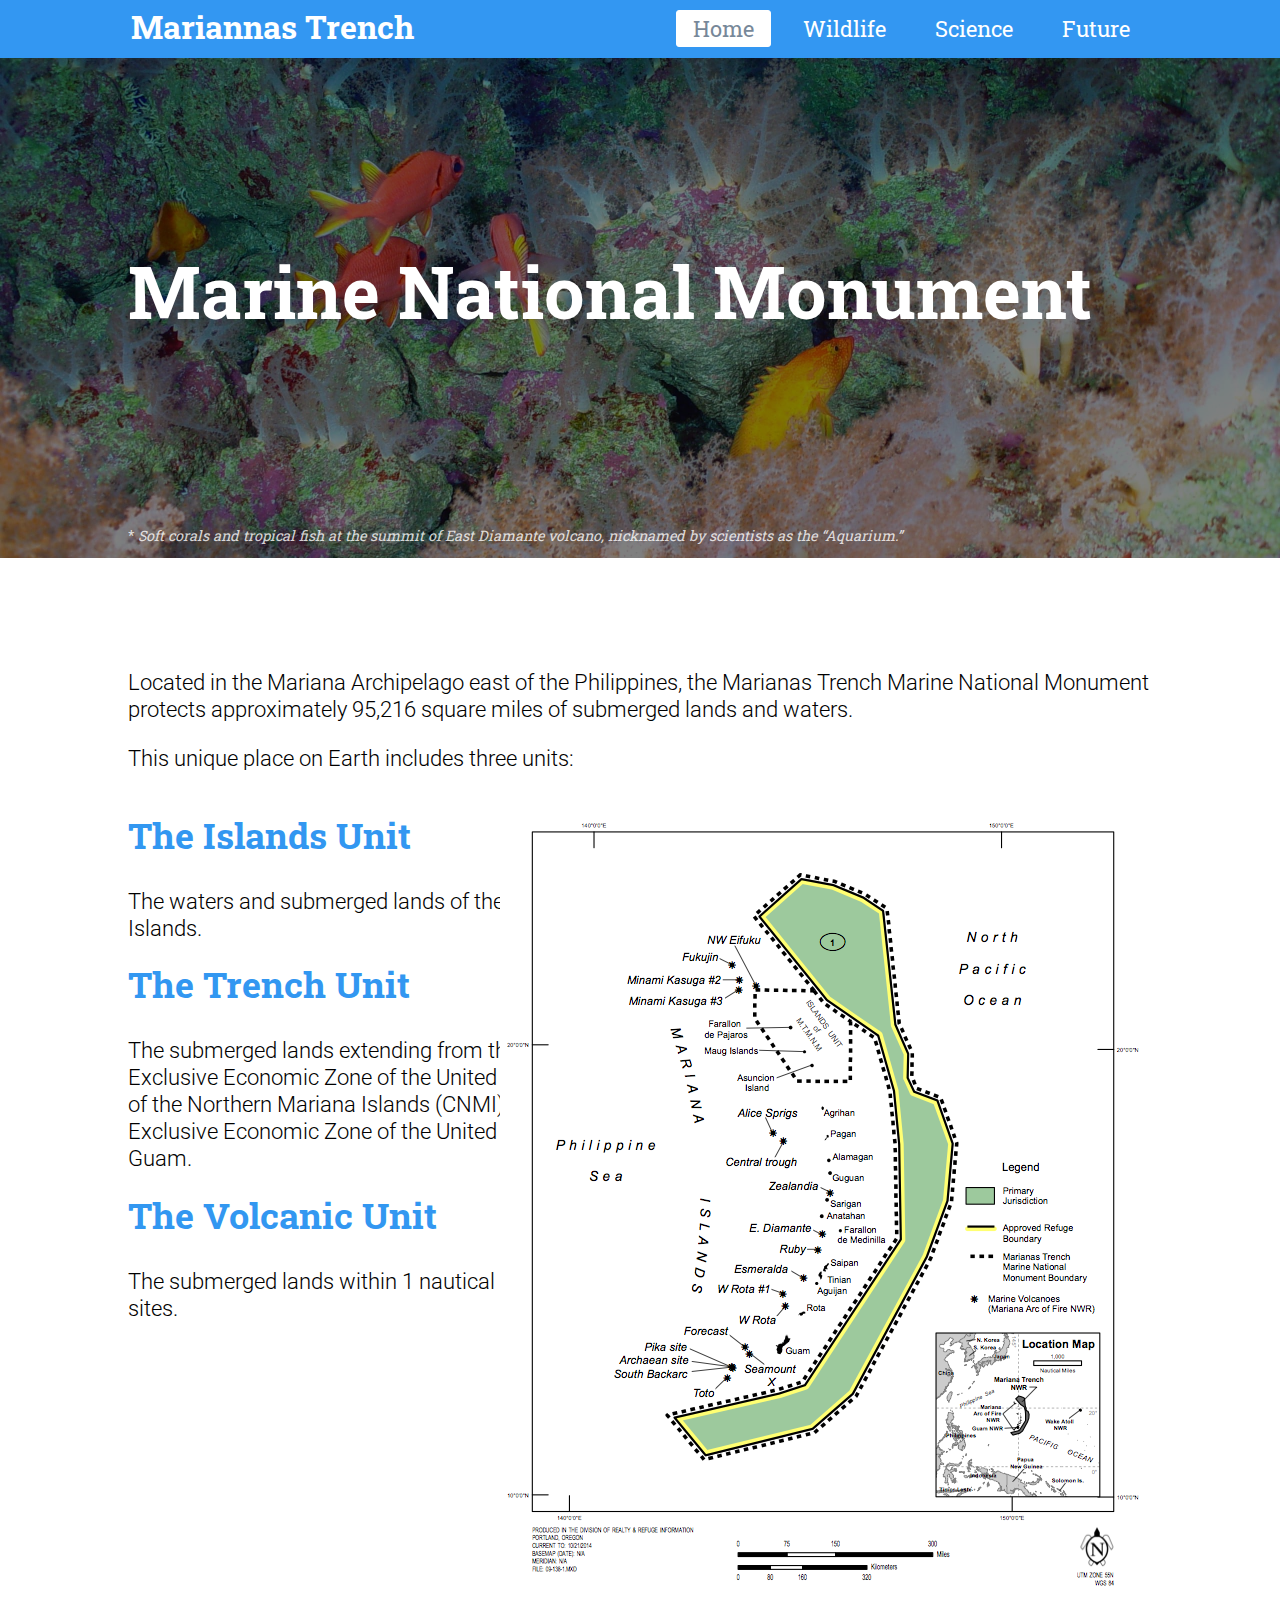
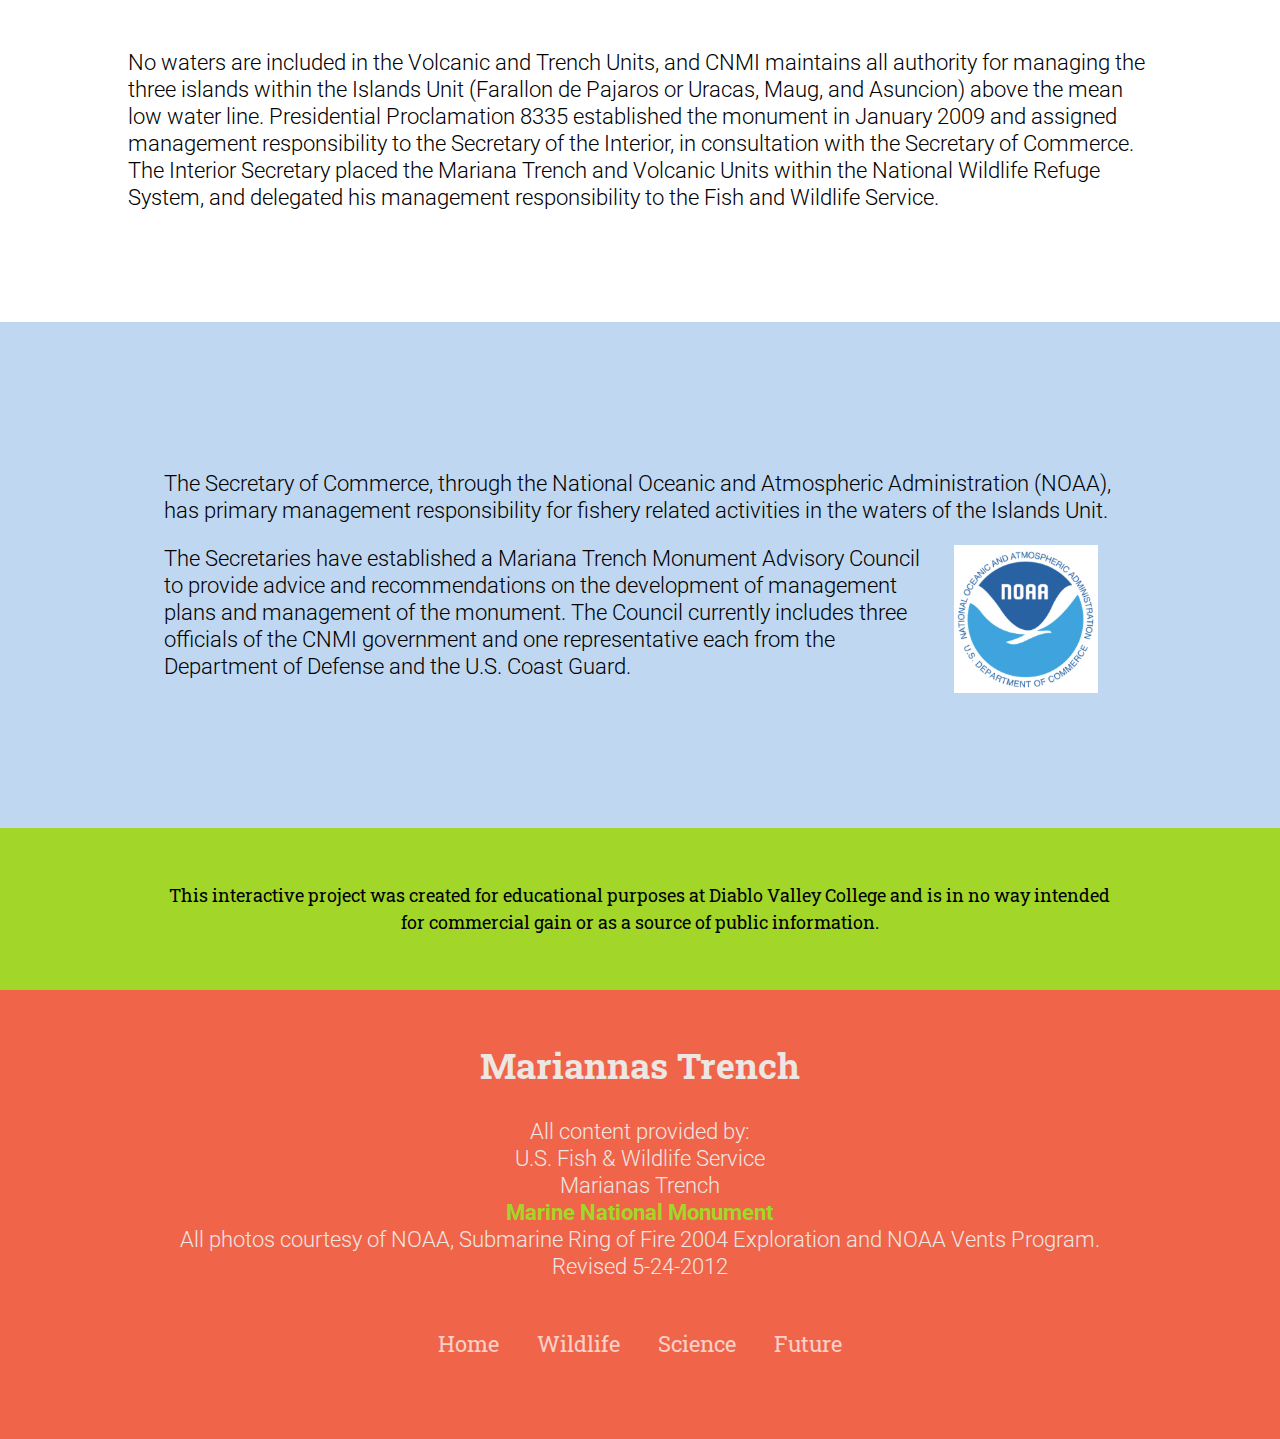
<file: mariannas-trench/index.html>
<!doctype html>
<html lang="">

<head>
  <meta charset="utf-8">
  <meta http-equiv="X-UA-Compatible" content="IE=edge,chrome=1">
  <title>Mariana Trench National Monument</title>
  <meta name="description" content="Mariana Trench National Monument website information">
  <meta name="viewport" content="width=device-width, initial-scale=1">
  <link href='https://fonts.googleapis.com/css?family=Roboto+Slab:400,700,300|Roboto:400,300,500,700,400italic' rel='stylesheet' type='text/css'>
  <link href='https://fonts.googleapis.com/css?family=Montserrat:400,700' rel='stylesheet' type='text/css'>
  <!-- Disable default browser styles -->
  <link rel="stylesheet" href="css/normalize.min.css">
  <!-- Main Stylesheet-->
  <link rel="stylesheet" href="css/main.css">
</head>

<body class="">
  <header class="site-header">
    <div class="container header-container">
      <a href="index.html">
        <h1 class="logo">
          Mariannas Trench
        </h1>
      </a>
      <nav class="main-nav">
        <ul>
          <li class="active">
            <a href="index.html">Home</a>
          </li>
          <li>
            <a href="wildlife.html">Wildlife</a>
          </li>
          <li>
            <a href="science.html">Science</a>
          </li>
          <li>
            <a href="future.html">Future</a>
          </li>
        </ul>
      </nav>
    </div>
  </header>

  <section class="section section-home home">
    <div class="container">
      <div class="section-overlay "></div>

      <div class="content-box">

        <h1 class="light">Marine National Monument</h1>

      </div>
      <p class="alternative-font small">* <i>Soft corals and tropical fish at the summit of East Diamante volcano, nicknamed by scientists as the “Aquarium.”</i></p>

    </div>

  </section>

  <section class="section">

    <div class="container">

      <p class=" ">Located in the Mariana Archipelago east of the Philippines, the Marianas Trench Marine National Monument protects approximately 95,216 square miles of submerged lands and waters.</p>
      <p>This unique place on Earth includes three units:</p>

      <hr class="transparent" />

      <div class="col-2-3">

        <h1 class="text-color-secondary">The Islands Unit</h1>

        <p class=" dark">The waters and submerged lands of the three northernmost Mariana Islands.</p>


        <h1 class="text-color-secondary">The Trench Unit </h1>

        <p class=" dark">The submerged lands extending from the northern limit of the Exclusive Economic Zone of the United States in the Commonwealth of the Northern Mariana Islands (CNMI) to the southern limit of the Exclusive Economic Zone of the United States in the
          Territory of Guam.</p>

        <h1 class="text-color-secondary">The Volcanic Unit </h1>

        <p class=" ">The submerged lands within 1 nautical mile of 21 designated volcanic sites.</p>

      </div>

      <div class="col-1-3">
        <img src="img/marianna-map.png" style="" class="pull-right" alt="">
      </div>

    </div>
    <hr class="transparent big">
    <div class="container">
      <p class=" dark">No waters are included in the Volcanic and Trench Units, and CNMI maintains all authority for managing the three islands within the Islands Unit (Farallon de Pajaros or Uracas, Maug, and Asuncion) above the mean low water line. Presidential Proclamation
        8335 established the monument in January 2009 and assigned management responsibility to the Secretary of the Interior, in consultation with the Secretary of Commerce. The Interior Secretary placed the Mariana Trench and Volcanic Units within the
        National Wildlife Refuge System, and delegated his management responsibility to the Fish and Wildlife Service. </p>
    </div>

  </section>

  <section class="section section-blue ">

    <div class="container push-left">
      <div class="content-boxed">
        <p class=" dark">The Secretary of Commerce, through the National Oceanic and Atmospheric Administration (NOAA), has primary management responsibility for fishery related activities in the waters of the Islands Unit. </p>

        <img src="img/NOAA_logo.png" style="padding:0px 1em;" class="pull-right" width="180" alt="">

        <p class=" dark">The Secretaries have established a Mariana Trench Monument Advisory Council to provide advice and recommendations on the development of management plans and management of the monument. The Council currently includes three officials of the CNMI
          government and one representative each from the Department of Defense and the U.S. Coast Guard.</p>
      </div>
    </div>

    </div>

  </section>

  <section class="section-disclaimer center">
    <div class="container">
      <p class="alternative-font dark">
        This interactive project was created for educational purposes at Diablo Valley College and is in no way intended for commercial gain or as a source of public information.
      </p>
    </div>

  </section>

  <footer class="section section-footer center lighter">
    <div class="container">
      <h1 class="logo lighter">
        Mariannas Trench
        <!-- <a href="">
              <img src="img/Blue_circled_9.svg" alt="" width="80" height="80">
          </a> -->
      </h1>
      <p>
        All content provided by:
        <br> U.S. Fish & Wildlife Service
        <br> Marianas Trench
        <br>
        <a href="http://www.fws.gov/uploadedFiles/Region_1/NWRS/Zone_1/Mariana_Trench_Marine_National_Monument/Documents/MTMNM%20brief%205-24-2012.pdf" class="">Marine National Monument</a>

        <br> All photos courtesy of NOAA, Submarine Ring of Fire 2004 Exploration and NOAA Vents Program.
        <br> Revised 5-24-2012
      </p>

      <nav class="footer-nav lighter">
        <ul class=" lighter">
          <li>
            <a href="index.html">Home</a>
          </li>
          <li>
            <a href="wildlife.html">Wildlife</a>
          </li>
          <li class="active">
            <a href="science.html">Science</a>
          </li>
          <li>
            <a href="future.html">Future</a>
          </li>
        </ul>
      </nav>
    </div>
  </footer>

</body>

</html>
</file>
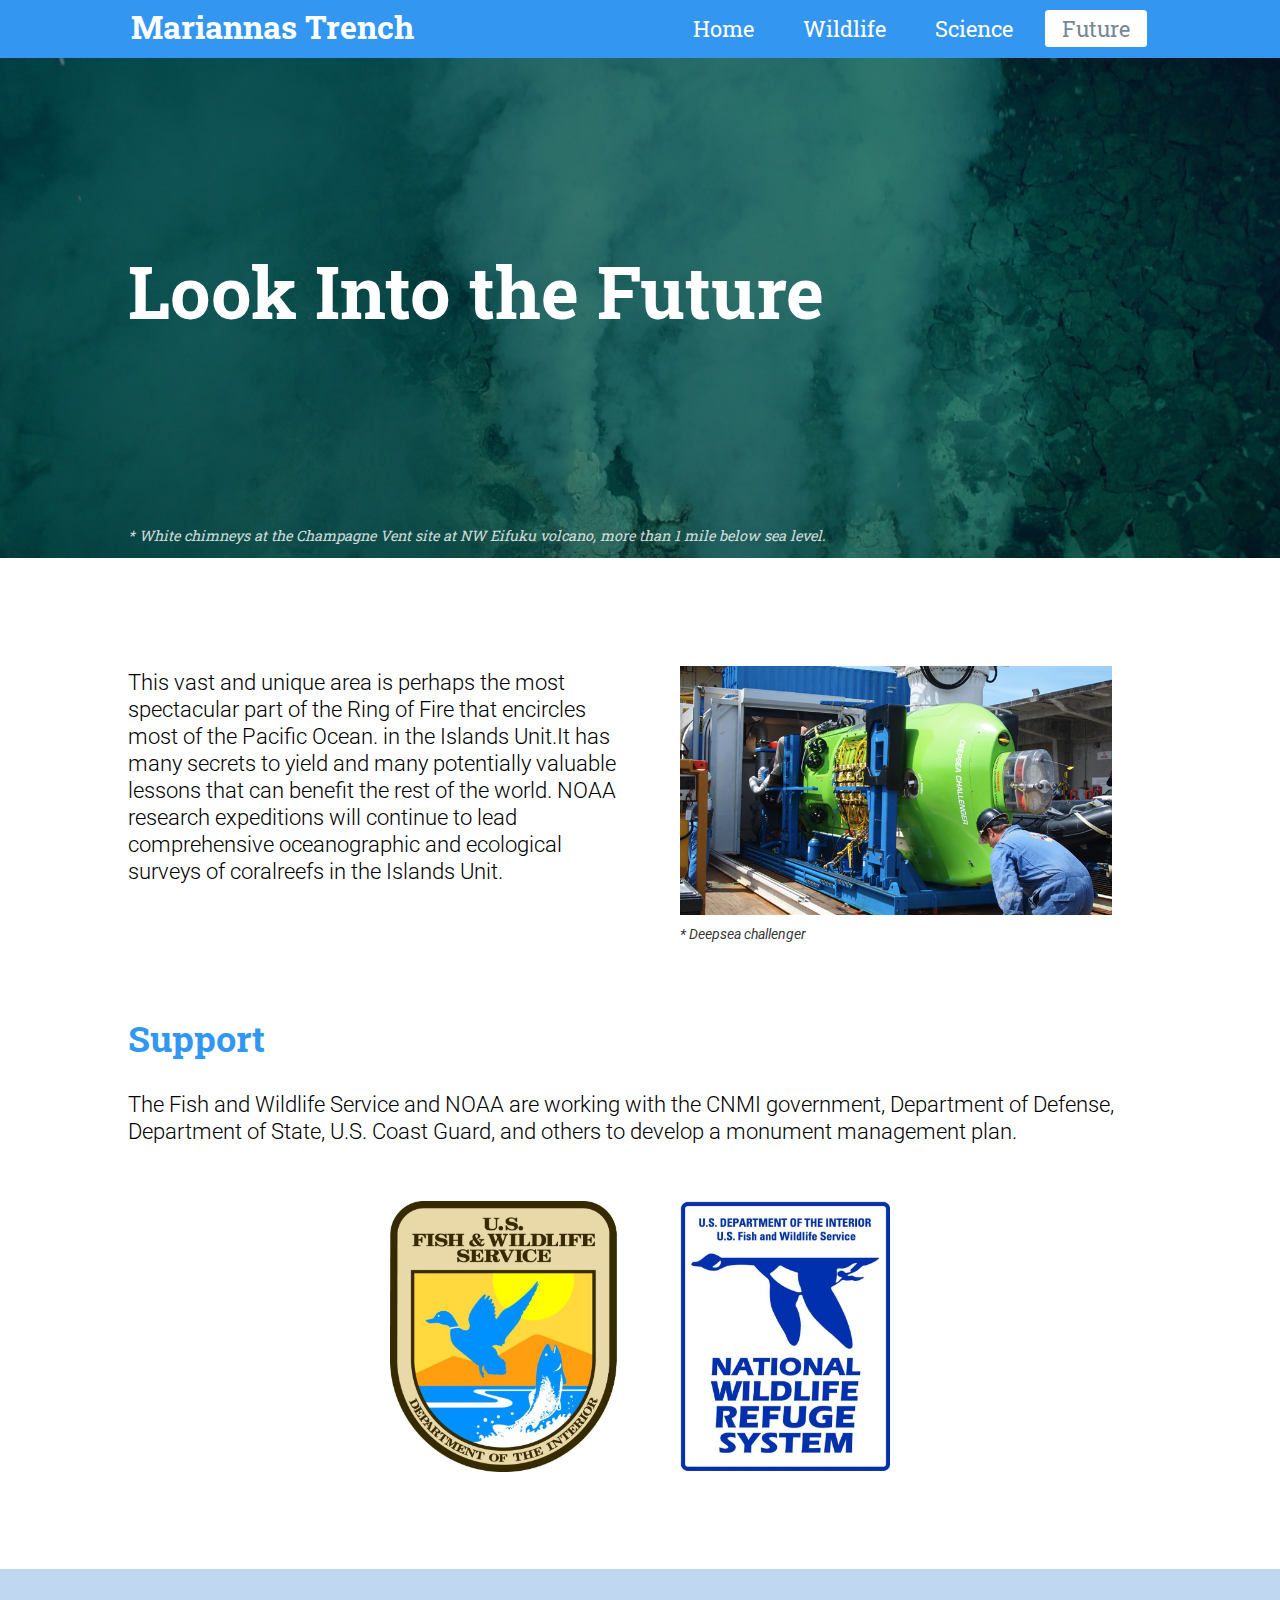
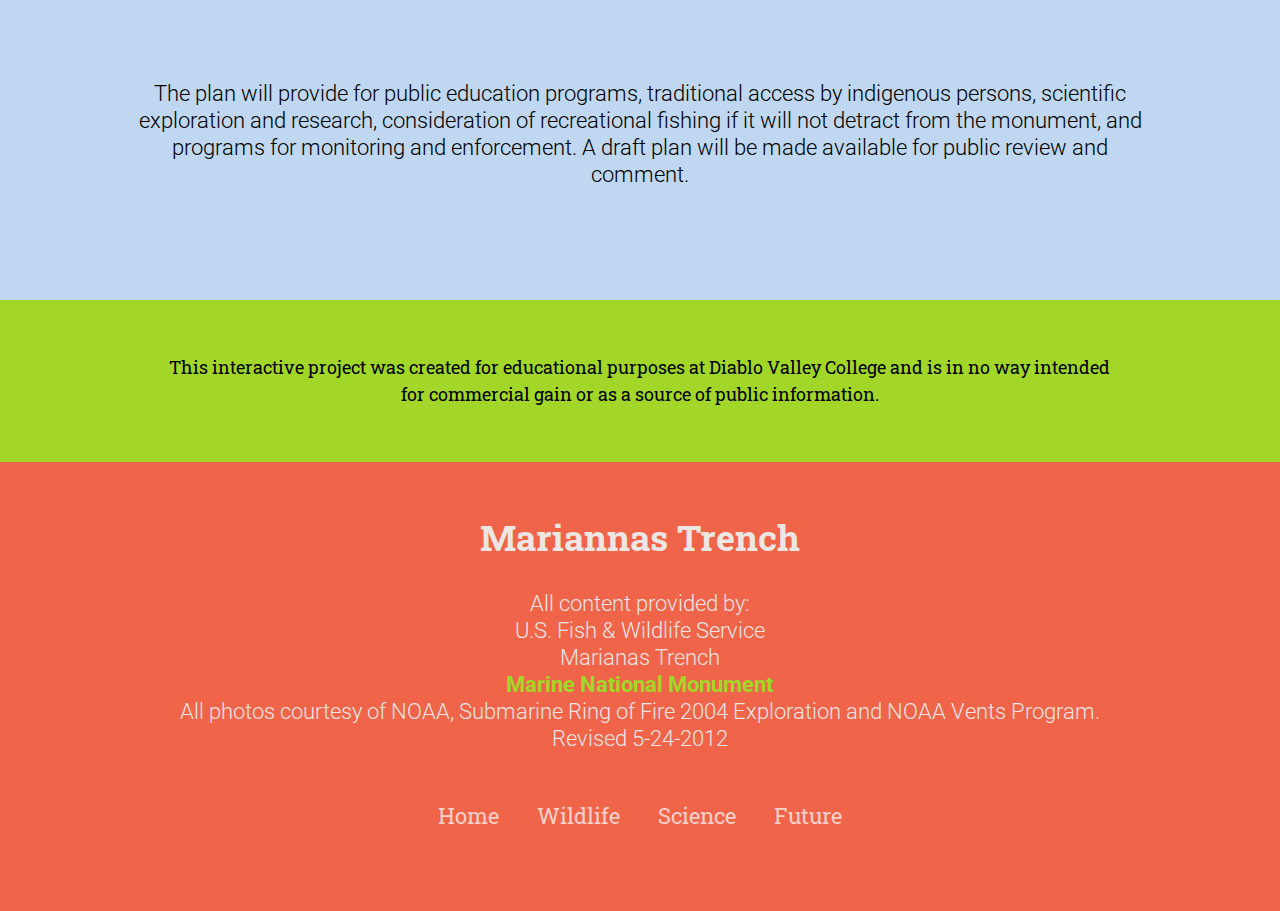
<file: mariannas-trench/future.html>
<!doctype html>
<html lang="">

<head>
    <meta charset="utf-8">
    <meta http-equiv="X-UA-Compatible" content="IE=edge,chrome=1">
    <title></title>
    <meta name="description" content="">
    <meta name="viewport" content="width=device-width, initial-scale=1">
    <link rel="apple-touch-icon" href="apple-touch-icon.png">
    <link href='https://fonts.googleapis.com/css?family=Roboto+Slab:400,700,300|Roboto:400,300,500,700,400italic' rel='stylesheet' type='text/css'>
    <link href='https://fonts.googleapis.com/css?family=Montserrat:400,700' rel='stylesheet' type='text/css'>
    <link rel="stylesheet" href="css/normalize.min.css">

    <link rel="stylesheet" href="css/main.css">
    <script src="js/vendor/modernizr-2.8.3.min.js"></script>
</head>

<body class="">

    <header class="site-header">
      <div class="container header-container">
        <a href="index.html">
          <h1 class="logo">
              Mariannas Trench
          </h1>
        </a>
        <nav class="main-nav">
            <ul class="">
                <li>
                    <a href="index.html">Home</a>
                </li>
                <li>
                    <a href="wildlife.html">Wildlife</a>
                </li>
                <li>
                    <a href="science.html">Science</a>
                </li>
                <li class="active">
                    <a href="future.html">Future</a>
                </li>
            </ul>
        </nav>
      </div>
    </header>

    <section class="section section-home future">
      <div class="container">
        <div class="section-overlay "></div>

        <div class="content-box">
          <h1 class="light">Look Into the Future</h1>
        </div>
        <p class="alternative-font small"><i> * White chimneys at the Champagne Vent site at NW Eifuku volcano, more than 1 mile below sea level. </i></p>
      </div>

    </section>

    <section class="section ">

      <div class="container">
        <div class="col-1-2">

        <p class="">This vast and unique area is perhaps the most spectacular part of the Ring of Fire that encircles most of the Pacific Ocean.  in the Islands Unit.It has many secrets to yield and many potentially valuable lessons that can benefit the rest of the world. NOAA research expeditions will continue to lead comprehensive oceanographic and ecological surveys of coralreefs in the Islands Unit.</p>

        </div>

        <div class="col-1-2">
          <figure>
            <img  width="100%" src="img/deepsea_challenger.png" alt="">
            <figcaption><i> * Deepsea challenger</i></figcaption>
        </figure>
        </div>
      </div>

      <hr class="transparent big">

      <div class="container" style="">


        <h1 class="text-color-secondary">Support</h1>

        <p class="dark">The Fish and Wildlife Service and NOAA are working with the CNMI government, Department of Defense, Department of State, U.S. Coast Guard, and others to develop a monument management plan.</p>

        <hr class="transparent big">

        <div class="center"><img src="img/USWildLifeRefugeSystem_logo.jpg" class="no-margins center" width="500px" class="center" alt=""></div>

      </div>

    </section>

    <section class="section section-blue ">

      <div class="container center" style="">
        <p class=" dark">The plan will provide for public education programs, traditional access by indigenous persons, scientific exploration and research, consideration of recreational fishing if it will not detract from the monument, and programs for monitoring and enforcement. A draft plan will be made available for public review and comment. </p>
      </div>


    </section>

    <section class="section-disclaimer center">
      <div class="container">
        <p class="alternative-font dark">
          This interactive project was created for educational purposes at Diablo Valley College and is in no way intended for commercial gain or as a source of public information.
        </p>
      </div>

    </section>

    <footer class="section section-footer center lighter">
      <div class="container">
        <h1 class="logo lighter">
          Mariannas Trench
          <!-- <a href="">
              <img src="img/Blue_circled_9.svg" alt="" width="80" height="80">
          </a> -->
        </h1>
        <p>
          All content provided by:<br>
          U.S. Fish & Wildlife Service<br>
          Marianas Trench<br>
          <a href="http://www.fws.gov/uploadedFiles/Region_1/NWRS/Zone_1/Mariana_Trench_Marine_National_Monument/Documents/MTMNM%20brief%205-24-2012.pdf" class="">Marine National Monument</a>

          <br>
          All photos courtesy of NOAA, Submarine Ring of
          Fire 2004 Exploration and NOAA Vents Program.
          <br>
          Revised 5-24-2012
        </p>

        <nav class="footer-nav lighter">
            <ul class=" lighter">
                <li>
                    <a href="index.html">Home</a>
                </li>
                <li>
                    <a href="wildlife.html">Wildlife</a>
                </li>
                <li class="active">
                    <a href="science.html">Science</a>
                </li>
                <li>
                    <a href="future.html">Future</a>
                </li>
            </ul>
        </nav>
      </div>
    </footer>

</body>

</html>
</file>
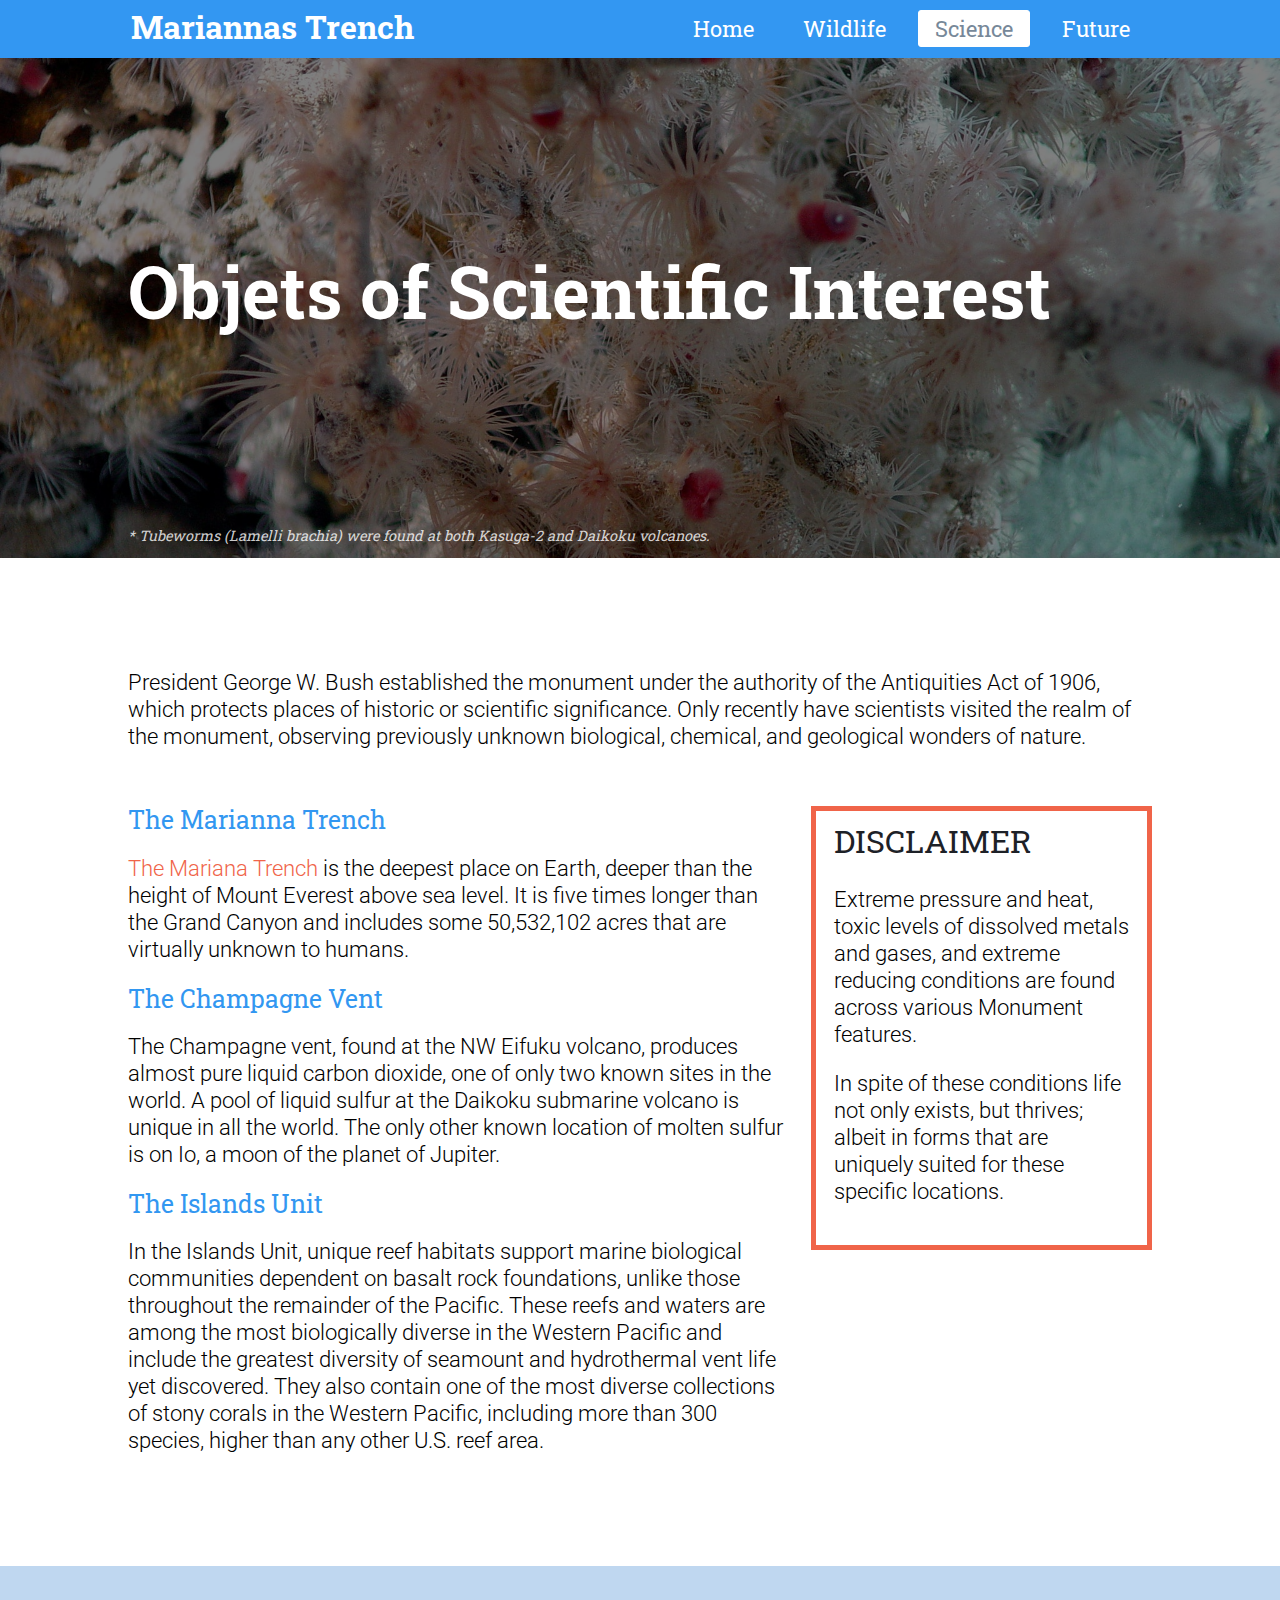
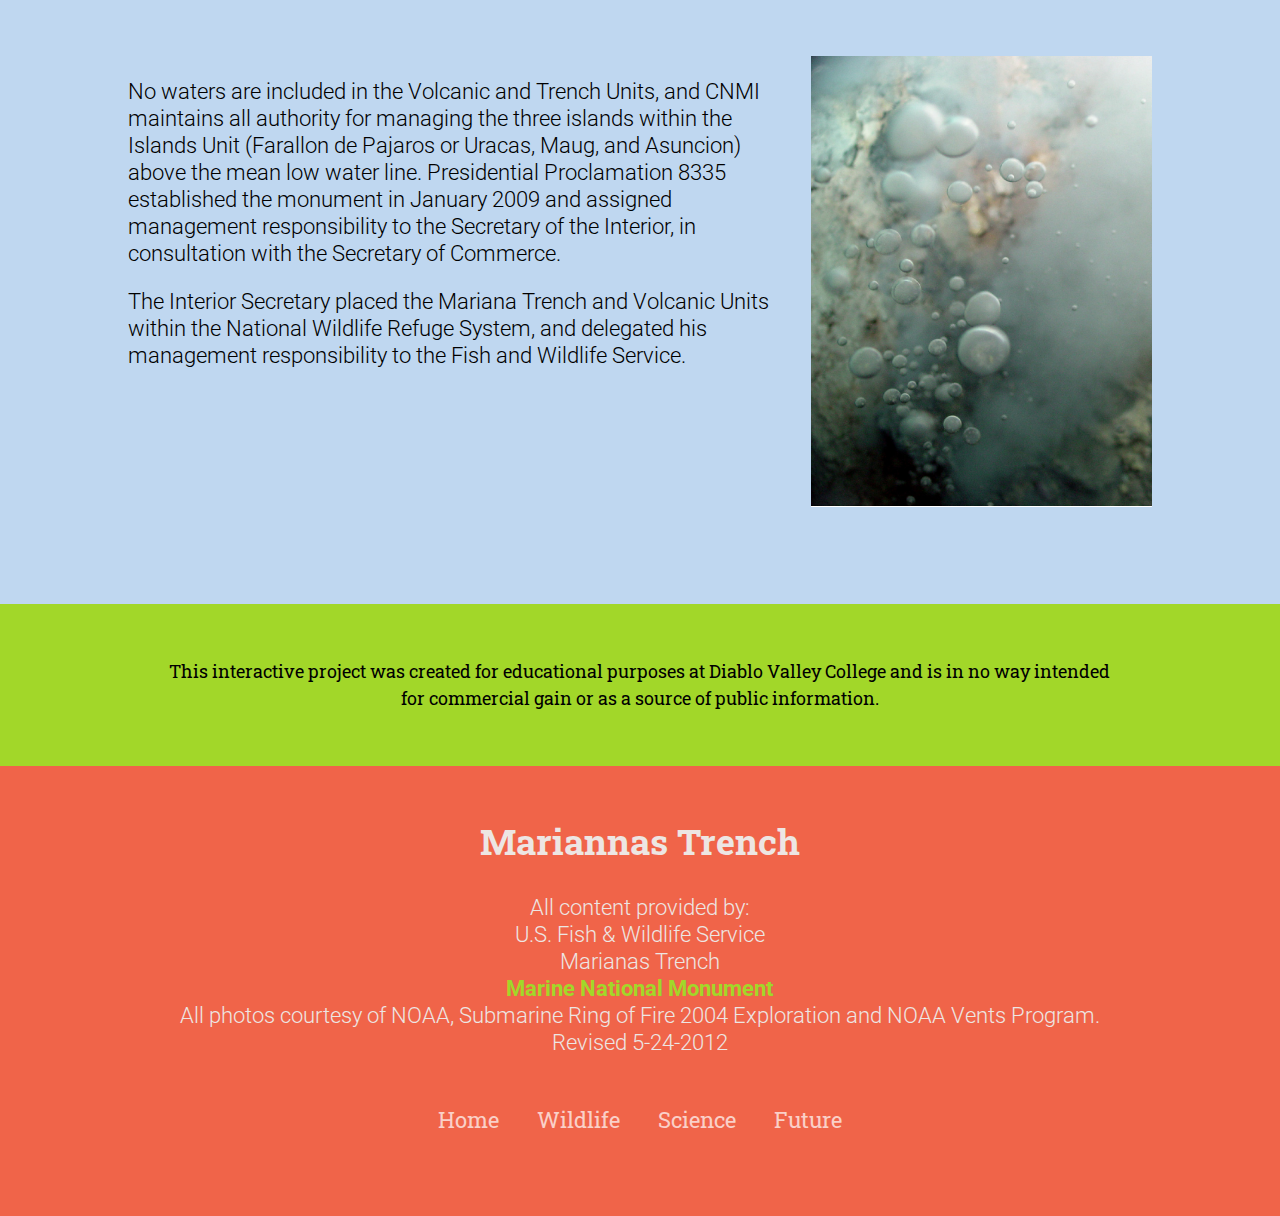
<file: mariannas-trench/science.html>
<!doctype html>
<html lang="">

<head>
    <meta charset="utf-8">
    <meta http-equiv="X-UA-Compatible" content="IE=edge,chrome=1">
    <title></title>
    <meta name="description" content="">
    <meta name="viewport" content="width=device-width, initial-scale=1">
    <link rel="apple-touch-icon" href="apple-touch-icon.png">
    <link href='https://fonts.googleapis.com/css?family=Roboto+Slab:400,700,300|Roboto:400,300,500,700,400italic' rel='stylesheet' type='text/css'>
    <link href='https://fonts.googleapis.com/css?family=Montserrat:400,700' rel='stylesheet' type='text/css'>
    <link rel="stylesheet" href="css/normalize.min.css">

    <link rel="stylesheet" href="css/main.css">
    <script src="js/vendor/modernizr-2.8.3.min.js"></script>
</head>

<body class="">

    <header class="site-header">
      <div class="container header-container">
        <a href="index.html">
          <h1 class="logo">
              Mariannas Trench
          </h1>
        </a>
        <nav class="main-nav">
            <ul class="">
                <li>
                    <a href="index.html">Home</a>
                </li>
                <li>
                    <a href="wildlife.html">Wildlife</a>
                </li>
                <li class="active">
                    <a href="science.html">Science</a>
                </li>
                <li>
                    <a href="future.html">Future</a>
                </li>
            </ul>
        </nav>
      </div>
    </header>

    <section class="section section-home science">
      <div class="container">
        <div class="section-overlay "></div>

        <div class="content-box">

          <h1 class="light">Objets of Scientific Interest</h1>
        </div>
        <p class="alternative-font small push-right"><i>* Tubeworms (Lamelli brachia) were found at both Kasuga-2 and Daikoku volcanoes.</i></p>

      </div>

    </section>

    <section class="section">

      <div class="container">
        <p class=" ">President George W. Bush established the monument under the authority of the Antiquities Act of 1906, which protects places of historic or scientific significance. Only recently have scientists visited the realm of the monument, observing previously unknown biological, chemical, and geological wonders of nature. </p>

        <hr class="transparent big">


        <div class="col-2-3">

          <h4 class="alternative-font text-color-secondary">The Marianna Trench </h4>

          <p class=" dark"><a href="http://en.wikipedia.org/wiki/Mariana_Trench">The Mariana Trench</a> is the deepest place on Earth, deeper than the height of Mount Everest above sea level. It is five times longer than the Grand Canyon and includes some 50,532,102 acres that are virtually unknown to humans.</p>


          <h4 class="alternative-font text-color-secondary">The Champagne Vent </h4>

          <p class=" dark">The Champagne vent, found at the NW Eifuku volcano, produces almost pure liquid carbon dioxide, one of only two known sites in the world. A pool of liquid sulfur at the Daikoku submarine volcano is unique in all the world. The only other known location of molten sulfur is on Io, a moon of the planet of Jupiter.</p>

          <h4 class="alternative-font text-color-secondary">The Islands Unit </h4>

          <p class=" ">In the Islands Unit, unique reef habitats support marine biological communities dependent on basalt rock foundations, unlike those throughout the remainder of the Pacific. These reefs and waters are among the most biologically diverse in the Western Pacific and include the greatest diversity of seamount and hydrothermal vent life yet discovered. They also contain one of the most diverse collections of stony corals in the Western Pacific, including more than 300 species, higher than any other U.S. reef area.</p>



        </div>

        <div class="col-1-3">
          <!-- <img src="img/corals.png" width="100%" alt=""> -->
          <div class="content-boxed-red">
            <h3 class="alternative-font">Disclaimer</h3>
            <p>Extreme pressure and heat, toxic levels of dissolved metals and gases, and extreme reducing conditions are found across various Monument features.
            </p>
            <p> In spite of these conditions life not only exists, but thrives; albeit in forms that are uniquely suited for these specific locations. </p>
          </div>
        </div>
      </div>

    </section>

      <section class="section section-blue ">

        <div class="container">

        <div class="col-2-3">
          <p class="dark">No waters are included in the Volcanic and Trench Units, and CNMI maintains all authority for managing the three islands within the Islands Unit (Farallon de Pajaros or Uracas, Maug, and Asuncion) above the mean low water line. Presidential Proclamation 8335 established the monument in January 2009 and assigned management responsibility to the Secretary of the Interior, in consultation with the Secretary of Commerce.
          </p>
          <p class=" dark">The Interior Secretary placed the Mariana Trench and Volcanic Units within the National Wildlife Refuge System, and delegated his management responsibility to the Fish and Wildlife Service. </p>
        </div>

        <div class="col-1-3 no-margins">
          <img src="img/champagne_bubbles.png" width="100%" alt="">
        </div>



      </div>

    </section>


    <section class="section-disclaimer center">
      <div class="container">
        <p class="alternative-font dark">
          This interactive project was created for educational purposes at Diablo Valley College and is in no way intended for commercial gain or as a source of public information.
        </p>
      </div>

    </section>

    <footer class="section section-footer center lighter">
      <div class="container">
        <h1 class="logo lighter">
          Mariannas Trench
          <!-- <a href="">
              <img src="img/Blue_circled_9.svg" alt="" width="80" height="80">
          </a> -->
        </h1>
        <p>
          All content provided by:<br>
          U.S. Fish & Wildlife Service<br>
          Marianas Trench<br>
          <a href="http://www.fws.gov/uploadedFiles/Region_1/NWRS/Zone_1/Mariana_Trench_Marine_National_Monument/Documents/MTMNM%20brief%205-24-2012.pdf" class="">Marine National Monument</a>

          <br>
          All photos courtesy of NOAA, Submarine Ring of
          Fire 2004 Exploration and NOAA Vents Program.
          <br>
          Revised 5-24-2012
        </p>

        <nav class="footer-nav lighter">
            <ul class=" lighter">
                <li>
                    <a href="index.html">Home</a>
                </li>
                <li>
                    <a href="wildlife.html">Wildlife</a>
                </li>
                <li class="active">
                    <a href="science.html">Science</a>
                </li>
                <li>
                    <a href="future.html">Future</a>
                </li>
            </ul>
        </nav>
      </div>
    </footer>

</body>

</html>
</file>
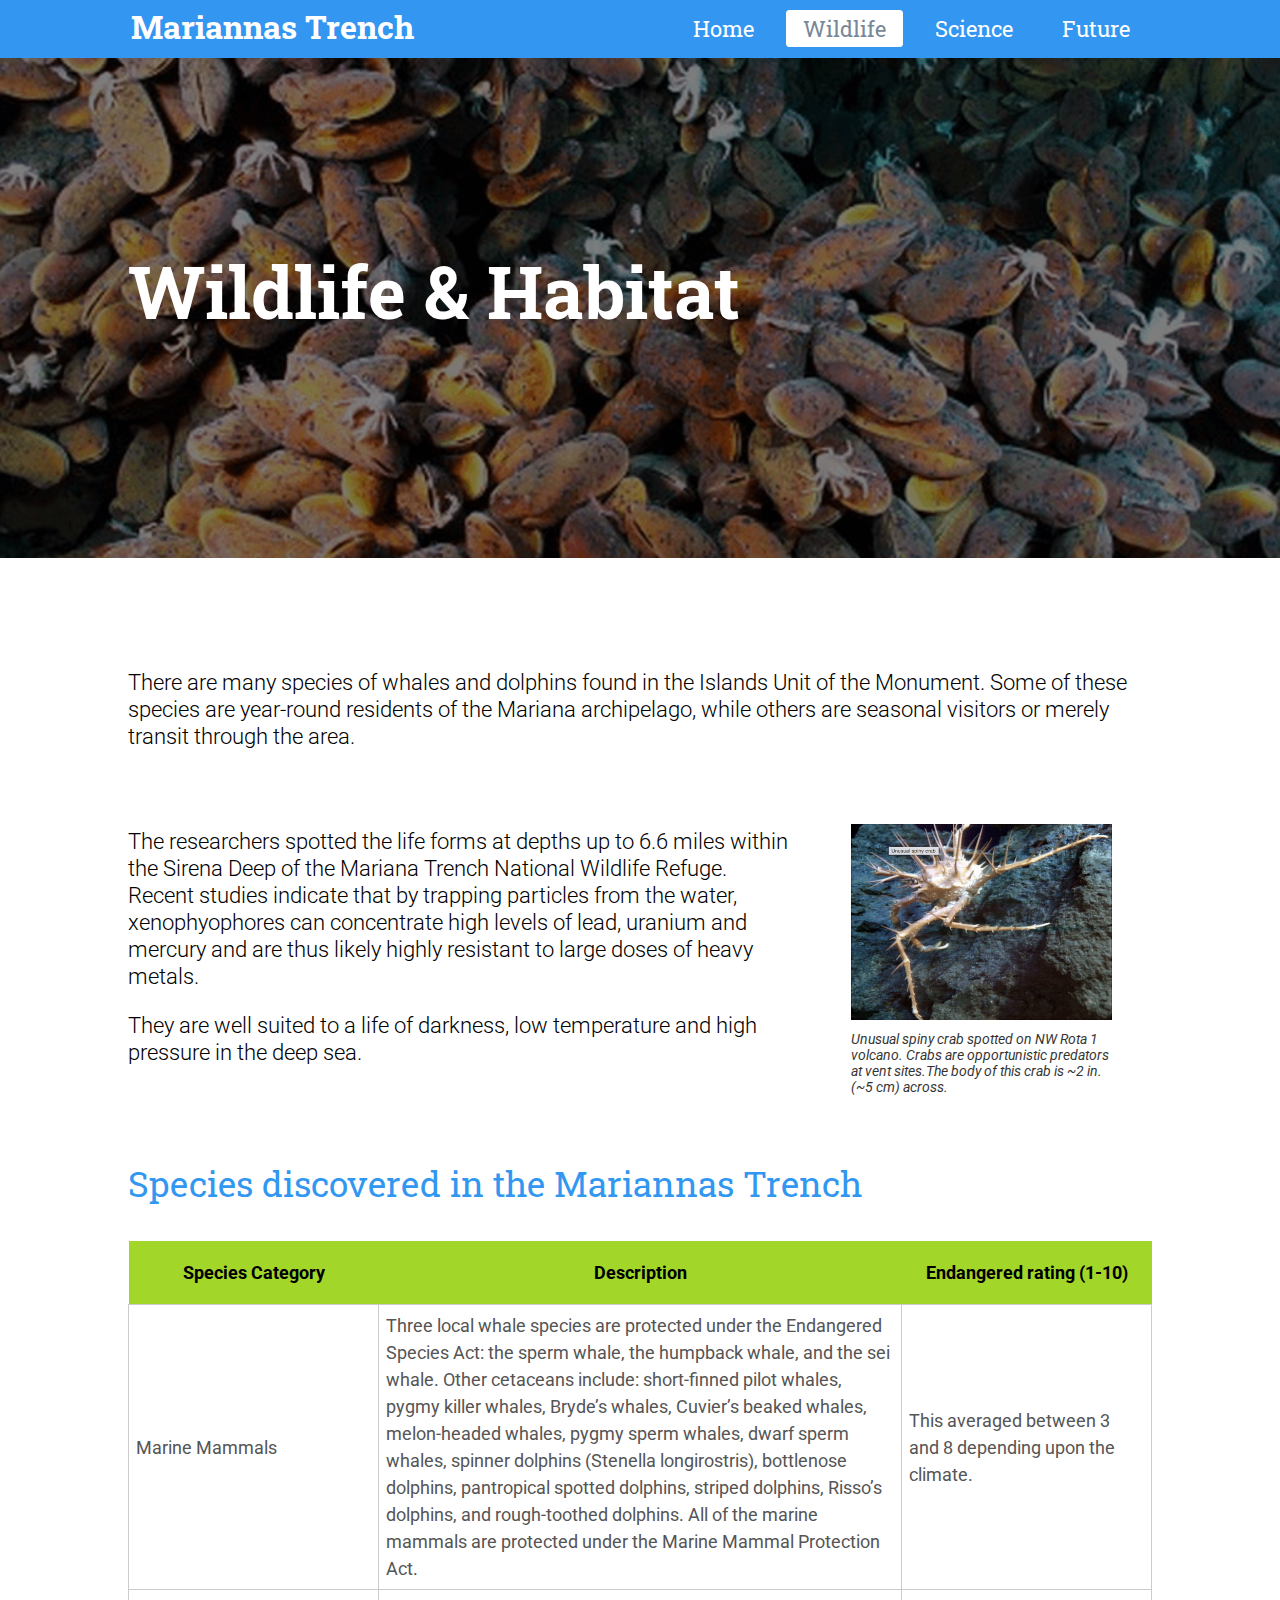
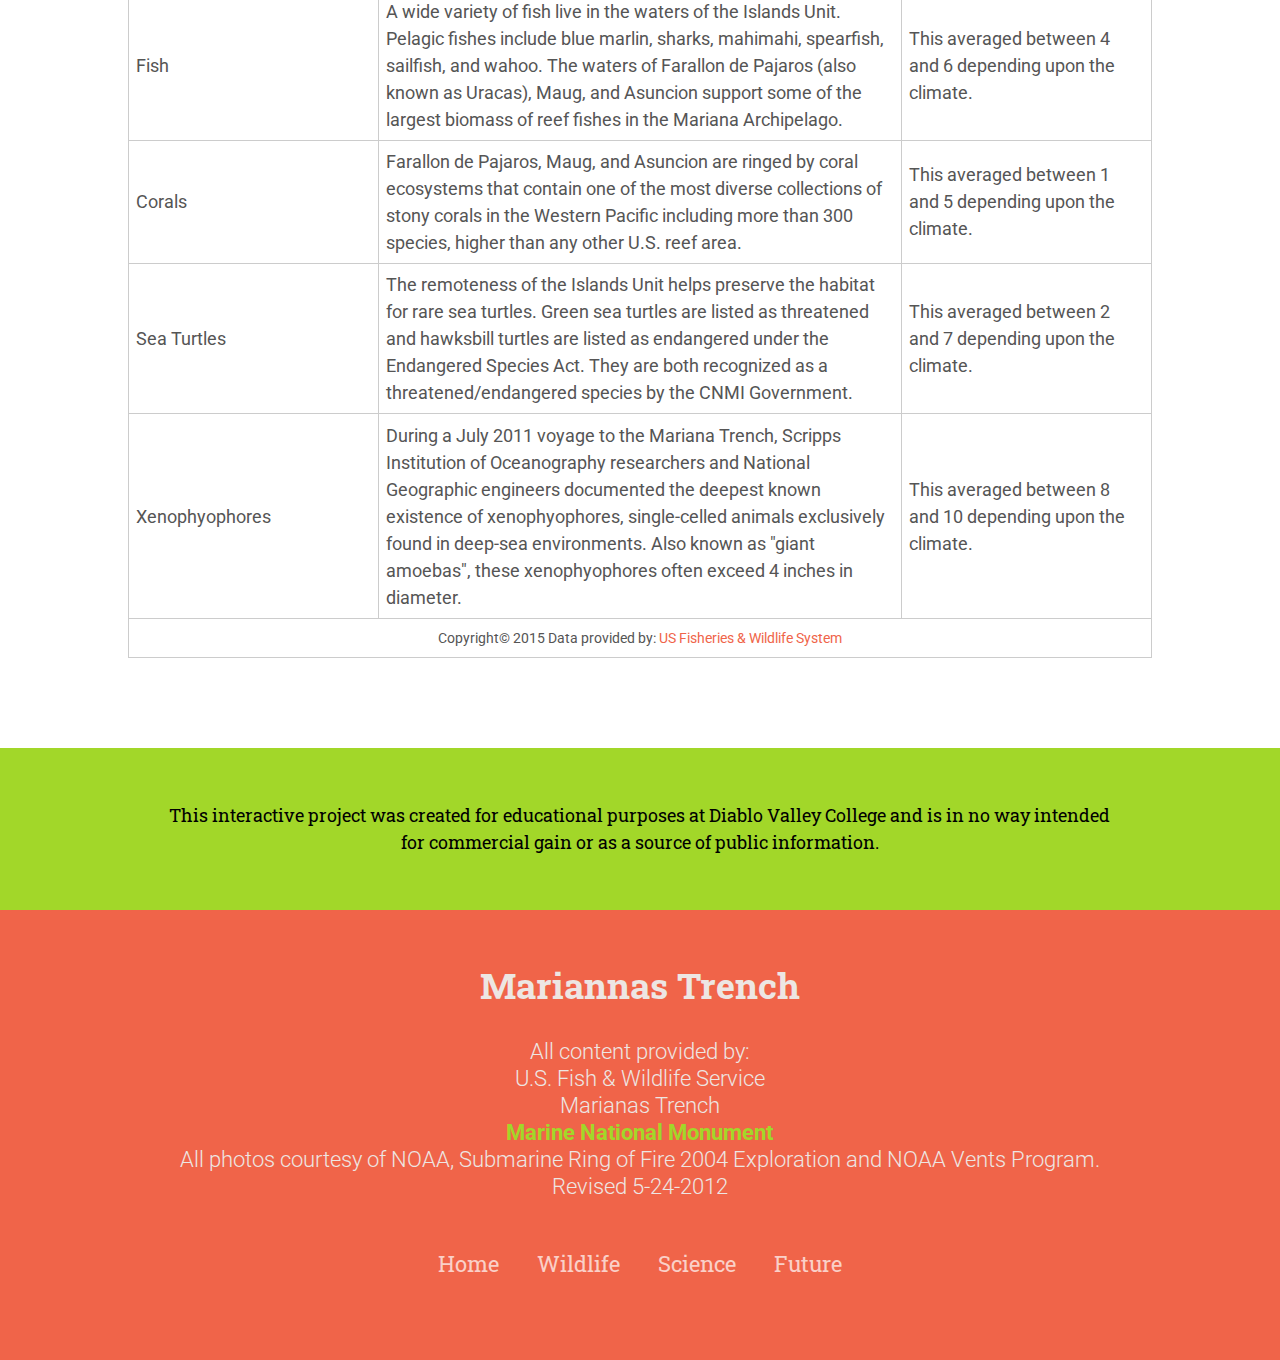
<file: mariannas-trench/wildlife.html>
<!doctype html>
<html lang="">

<head>
    <meta charset="utf-8">
    <meta http-equiv="X-UA-Compatible" content="IE=edge,chrome=1">
    <title></title>
    <meta name="description" content="">
    <meta name="viewport" content="width=device-width, initial-scale=1">
    <link rel="apple-touch-icon" href="apple-touch-icon.png">
    <link href='https://fonts.googleapis.com/css?family=Roboto+Slab:400,700,300|Roboto:400,300,500,700,400italic' rel='stylesheet' type='text/css'>
    <link href='https://fonts.googleapis.com/css?family=Montserrat:400,700' rel='stylesheet' type='text/css'>
    <link rel="stylesheet" href="css/normalize.min.css">

    <link rel="stylesheet" href="css/main.css">
    <script src="js/vendor/modernizr-2.8.3.min.js"></script>
</head>

<body class="">
    <header class="site-header">
        <div class="container header-container">
          <a href="index.html">
            <h1 class="logo">
                Mariannas Trench
            </h1>
          </a>
            <nav class="main-nav">
                <ul class="">
                    <li>
                        <a href="index.html">Home</a>
                    </li>
                    <li class="active">
                        <a href="wildlife.html">Wildlife</a>
                    </li>
                    <li>
                        <a href="science.html">Science</a>
                    </li>
                    <li>
                        <a href="future.html">Future</a>
                    </li>
                </ul>
            </nav>
        </div>
    </header>

    <section class="section section-home wildlife">
        <div class="container">
            <div class="content-box">
                <h1 class="light">Wildlife &amp; Habitat</h1>
                <!-- <p class="alternative-font grey">Located in the Mariana Archipelago east of the Philippines, the Marianas Trench Marine National Monument protects approximately 95,216 square miles of submerged lands and waters. This unique place on Earth includes three units:</p> -->
            </div>
        </div>
        <div class="section-overlay "></div>

    </section>

    <section class="section">

        <div class="container">

          <p class="">There are many species of whales and dolphins found in the Islands Unit of the Monument. Some of these species are year-round residents of the Mariana archipelago, while others are seasonal visitors or merely transit through the area. </p>

            <hr class="transparent big">

            <div class="col-2-3">


              <p class="dark">The researchers spotted the life forms at depths up to 6.6 miles within the Sirena Deep of the Mariana Trench National Wildlife Refuge. Recent studies indicate that by trapping particles from the water, xenophyophores can concentrate high levels of lead, uranium and mercury and are thus likely highly resistant to large doses of heavy metals. </p>
              <p>They are well suited to a life of darkness, low temperature and high pressure in the deep sea. </p>
            </div>


            <div class="col-1-3">
              <figure>
                <img width="100%" src="img/spinycrab.png" alt="">
                <figcaption><i>Unusual spiny crab spotted on NW Rota 1 volcano. Crabs are opportunistic predators at vent sites.The body of this crab is ~2 in. (~5 cm) across.</i></figcaption>
            </figure>
            </div>

          </div>
                  <div class="container">
            <hr class="big transparent">

            <table class="display" >

                <caption class="push-left"> <h4 class="alternative-font text-color-secondary">Species discovered in the Mariannas Trench</h4> </caption>
                <thead>
                    <tr>
                        <th scope="col">Species Category</th>
                        <th scope="col">Description</th>
                        <th scope="col">Endangered rating (1-10)</th>
                    </tr>
                </thead>

                <tfoot>
                    <tr>
                        <td colspan="3">Copyright&copy; 2015 Data provided by: <a href="http://www.fws.gov/refuge/Mariana_Trench_Marine_National_Monument/wildlife_and_habitat/">US Fisheries & Wildlife System</a> </td>
                    </tr>
                </tfoot>

                <tbody>
                    <tr>
                        <td scope="row">Marine Mammals</td>
                        <td>Three local whale species are protected under the Endangered Species Act: the sperm whale, the humpback whale, and the sei whale. Other cetaceans include: short-finned pilot whales, pygmy killer whales, Bryde’s whales, Cuvier’s beaked whales, melon-headed whales, pygmy sperm whales, dwarf sperm whales, spinner dolphins (Stenella longirostris), bottlenose dolphins, pantropical spotted dolphins, striped dolphins, Risso’s dolphins, and rough-toothed dolphins. All of the marine mammals are protected under the Marine Mammal Protection Act.</td>
                        <td>This averaged between 3 and 8 depending upon the climate.</td>
                    </tr>
                    <tr>
                        <td scope="row">Fish</td>
                        <td>A wide variety of fish live in the waters of the Islands Unit. Pelagic fishes include blue marlin, sharks, mahimahi, spearfish, sailfish, and wahoo. The waters of Farallon de Pajaros (also known as Uracas), Maug, and Asuncion support
                            some of the largest biomass of reef fishes in the Mariana Archipelago.</td>
                        <td>This averaged between 4 and 6 depending upon the climate.</td>
                    </tr>
                    <tr>
                        <td scope="row">Corals</td>
                        <td>Farallon de Pajaros, Maug, and Asuncion are ringed by coral ecosystems that contain one of the most diverse collections of stony corals in the Western Pacific including more than 300 species, higher than any other U.S. reef area.</td>
                        <td>This averaged between 1 and 5 depending upon the climate.</td>
                    </tr>
                    <tr>
                        <td scope="row">Sea Turtles</td>
                        <td>The remoteness of the Islands Unit helps preserve the habitat for rare sea turtles. Green sea turtles are listed as threatened and hawksbill turtles are listed as endangered under the Endangered Species Act. They are both recognized as a threatened/endangered species by the CNMI Government.</td>
                        <td>This averaged between 2 and 7 depending upon the climate.</td>
                    </tr>
                    <tr>
                        <td scope="row">Xenophyophores</td>
                        <td>During a July 2011 voyage to the Mariana Trench, Scripps Institution of Oceanography researchers and National Geographic engineers documented the deepest known existence of xenophyophores, single-celled animals exclusively found in deep-sea environments. Also known as "giant amoebas", these xenophyophores often exceed 4 inches in diameter.</td>
                        <td>This averaged between 8 and 10 depending upon the climate.</td>
                    </tr>

                </tbody>
            </table>


        </div>

    </section>

    <section class="section-disclaimer center">
        <div class="container">
            <p class="alternative-font dark">
                This interactive project was created for educational purposes at Diablo Valley College and is in no way intended for commercial gain or as a source of public information.
            </p>
        </div>

    </section>

    <footer class="section section-footer center lighter">
        <div class="container">
            <h1 class="logo lighter">
                Mariannas Trench
            </h1>
            <p>
                All content provided by:
                <br> U.S. Fish & Wildlife Service
                <br> Marianas Trench
                <br>
                <a href="http://www.fws.gov/uploadedFiles/Region_1/NWRS/Zone_1/Mariana_Trench_Marine_National_Monument/Documents/MTMNM%20brief%205-24-2012.pdf" class="">Marine National Monument</a>

                <br> All photos courtesy of NOAA, Submarine Ring of Fire 2004 Exploration and NOAA Vents Program.
                <br> Revised 5-24-2012
            </p>

            <nav class="footer-nav lighter">
                <ul class=" lighter">
                    <li>
                        <a href="index.html">Home</a>
                    </li>
                    <li>
                        <a href="wildlife.html">Wildlife</a>
                    </li>
                    <li class="active">
                        <a href="science.html">Science</a>
                    </li>
                    <li>
                        <a href="future.html">Future</a>
                    </li>
                </ul>
            </nav>
        </div>
    </footer>

</body>

</html>
</file>
<file: mariannas-trench/css/main.css>
/* ==========================================================================
   Mounir Chouladi
   Mariannas Trench National Monument Website
   Main Stylesheet
   ========================================================================== */


/*------------------------------------------------------------------
   [Table of contents]

   1. BODY
   2. HEADER
   3. NAVIGATION
   4. HEADINGS
   5. HELPER CLASSES
   6. SIMPLE GRID
   7. SECTIONS
   8. LINKS
   9. IMAGES
   10. TABLES
   11. FOOTER
   -------------------------------------------------------------------*/

   /*------------------------------------------------------------------
   [Color codes]

   Background:	#FFF (white)
   Blue Section: #3297f1
   Red Section: #F06449
   Content:	#000 ( black)
   Header h1:	#3297f1 (blue)
   Header h1 Alterntive:	#FFF (white)
   Footer:		#F06449 (light red)
   a (standard):	#F06449 (light red)

   -------------------------------------------------------------------*/


   /* 1. BODY  */

   body {
       background-color: #FFF;
       font-family: "Roboto", "Open Sans", Arial, sans-serif ;
       font-size: 18px;
       line-height: 1.5em;
       margin: 0;
   }

   .container {
       width: 80%;
       margin: 0 auto;
   }
   .fullwidth-container {
       width: 100%;
       margin: 0 auto;
       padding: 0;
   }

   .container:after, .fullwidth-container:after {
       content: "";
       display: table;
       clear: both;
   }

   /* 2. HEADINGS */

   h1, h2, h3, h4, h5, h6 {
       color: #1d2127;
       font-weight: 200;
       margin: 0;
       font-family: "Roboto Slab", serif;

   }
   h1 {
       font-size: 2.2em;
       font-weight: 300;
       line-height: 42px;
       margin: 0 0 32px 0;
   }
   h2 {
       font-size: 2.2em;
       font-weight: 300;
       line-height: 42px;
       margin: 0 0 22px 0;
   }
   h3 {
       font-size: 1.8em;
       font-weight: 400;
       letter-spacing: normal;
       line-height: 24px;
       margin-bottom: 33px;
       text-transform: uppercase;
   }
   h4 {
       font-size: 1.4em;
       font-weight: 400;
       letter-spacing: normal;
       line-height: 27px;
       margin: 0 0 14px 0;
   }
   h1.big {
       font-size: 4.2em;
       line-height: 54px;
   }


   /* 3. HEADER */

   .site-header {
       background: #3397F2;
       overflow: auto;
   }

   header h1.logo {
       display: inline-block;
       margin: 0;
       padding: 0.2em 0em 0em 0.1em;
       font-weight: 700;
       color: #FFF;
       font-size: 1.8em;
   }
   header h1.logo img {
       position: relative;
       color: transparent;
   }

   /* 4. NAVIGATION */

   .main-nav {
       font-family: "Roboto Slab", serif;
       display: inline-block;
       float: right;
   }
   .main-nav ul {
       margin: 0px;
   }
   .main-nav li {
       display: inline-block;
       margin: 5px 0;
       padding: 0.3em;
   }
   .main-nav li a {
       color: #fff;
       text-decoration: none;
       padding: 1em 1.2em;
       text-transform: capitalize;
       font-family: "Roboto Slab", sans-serif;
       font-size: 1.2em;
       display: block;
       padding: 4px 16px;
       border: 1px transparent solid
   }
   .main-nav li a:hover {
       border: 1px solid;
       border-radius: 3px;
       text-decoration: none
   }
   .main-nav li.active {}
   .main-nav li.active a {
       background-color: #fff !important;
       color: #789;
       border-radius: 3px;
       border: 1px solid #FFF;
   }




   /* 5. HELPER CLASSES  */

   hr {
       display: block;
       height: 1px;
       border: 0;
       border-top: 1px solid #ccc;
       margin: 1em 0;
       padding: 0;
   }

   .center {
       text-align: center;
   }
   .push-right {
       text-align: right;
   }
   .push-left {
       text-align: left;
   }
   .pull-right {
       float: right;
   }
   .pull-left {
       float: left;
   }
   .no-padding {
       padding: 0 !important;
   }
   .no-margins {
       margin: 0 auto !important;
   }

   hr.transparent {
       border-top: 1px solid transparent;
   }
   hr.big {
       margin: 1.5em auto;
   }
   hr.short {
       border-top: 1px solid transparent;
   }
   .dark {
       color: #000;
   }
   .light {
       color: #FFF;
   }
   .lighter {
       color: #EDE6E3;
   }
   .grey {
       color: #AAC6E1;
   }
   .text-color-secondary {
       color: #3297f1;
   }

   .alternative-font {
       font-family: 'Roboto Slab', serif !important;
   }

   /* 6. SIMPLE GRID */

   *, *:after, *:before {
       -webkit-box-sizing: border-box;
       -moz-box-sizing: border-box;
       box-sizing: border-box;
   }
   [class*='col-'] {
       float: left;
   }
   [class*='col-'] {
       padding-right: 20px;
   }
   [class*='col-']:last-of-type {
       padding-right: 0;
   }
   .col-2-3 {
       width: 66.66%;
   }
   .col-1-3 {
       width: 33.33%;
   }
   .col-1-2 {
       width: 50%;
   }

   /* 7. SECTIONS */

   section.home {
       background-image: url(../img/expl0039_noaa.jpg);
   }
   section.wildlife {
       background-image: url(../img/clams.png);
   }
   section.science {
       background-image: url(../img/tubeworms.jpg);
   }
   section.future {
       background-image: url(../img/Champagne_vent_white_smokers.jpg);
   }

   .section {
       position: relative;
       padding: 5em 0em;
       margin: 0 auto;
   }
   .section-short {
       padding: 5em 0em;
   }
   .section-blue {
       background-color: #BFD7F0;
   }

   .section-overlay {
       position: absolute;
       top: 0;
       left: 0;
       width: 100%;
       height: 100%;
       z-index: 0;
       background-color: rgba(0, 0, 0, 0.5);
       /*dim the background*/
   }
   .section h1 {
       font-family: "Roboto Slab", serif;
       font-weight: 700;
       font-size: 2em;
   }
   .section p {
       /*font-family: Montserrat, serif;*/
       font-weight: 300;
       font-size: 1.2em;
   }
   .section-home {
       position: relative;
       background-color: rgba(0, 0, 0, 0);
       background-size: cover;
       height: 500px;
       opacity: 1;
       z-index: 0;
       background-position: 50% 50%;
       background-repeat: no-repeat no-repeat;
   }

   .section-home h1 {
       font-family: "Roboto Slab", serif;
       font-weight: 700;
       font-size: 4em;
   }
   .section-home p {
       font-family: "Roboto ", sans-serif;
       font-weight: 400;
       font-size: 1.1em;
       line-height: 1.2em;
   }
   .section-home p.small {
       position: absolute;
       bottom: 0;
       font-weight: 400;
       font-size: 0.8em;
       line-height: 1em;
       color: rgba(255, 255, 255, 0.8);
   }
   .section .content-boxed {
       padding: 2em;
   }
   .section-disclaimer {
       position: relative;
       background-color: #A2D729;
       margin: 0 auto;
       padding: 2em;
   }

   .content-box {
       position: absolute;
       top: 50%;
       transform: translateY(-50%);
       z-index: 3;
   }
   .content-boxed-red {
       border: 5px solid #F06449;
       padding: 1em;
       width: 100%;
   }


    /* 8. LINKS */
    a, a:visited, a:active {
        color: #F06449;
        text-decoration: none;
    }

    a:hover, a:focus {
        text-decoration: underline;
    }

    /* 9. IMAGES */

    figcaption {
        margin-top: 5px;
        font-size: 0.8em;
        line-height: 1.1em;
        opacity: 0.8;
    }

    div > .img {
      width: 100% !important;
    }

    /* 10. TABLES */

    table {
        width: 100%;
    }
    th[scope=col] {
        background: #A2D729;
    }
     td {
        border-collapse: collapse;
        color: #555;
        padding: .4em;
        border: 1px solid #ccc;
    }
    table caption {
        margin-bottom: 1.2em;
        font-size: 1.4em;
        */
    }

    tr:hover {
        background: #F8F7F7;
    }


    tfoot {
        color: #999;
        font-size: 0.8em;
        text-align: center;
    }

    thead tr th {
        font-size: 1em;
        padding: 1em;
    }
    thead tr th {
        padding: 1em;
    }
    tr td:first-child {
        font-size: 1em;
        width: 250px;
    }
    tr td:last-child {
        font-size: 1em;
        width: 250px;
    }


    /* 11. FOOTER */

    .section-footer {
        background: #F06449;
        padding: 3em 2em;
    }
    .section-footer p a {
        opacity: 1;
        text-decoration: none;
        color: #A2D729 !important;
        font-weight: bold;
    }
    .section-footer p a:hover {
        opacity: 0.8;
        text-decoration: none;
        color: #A2D729;
    }

    .footer-nav ul {
        font-family: "Roboto Slab", serif;
        text-decoration: none;
        padding: 0.3em 0em;
    }
    .footer-nav li a {
        color: #fff;
        text-decoration: none;
        padding: 1em 1.2em;
        text-transform: capitalize;
        font-family: "Roboto Slab", sans-serif;
        font-size: 1.2em;
        display: block;
        padding: 4px 16px;
        border: 1px transparent solid;
        opacity: 0.7;
    }
    .footer-nav li a:hover {
        background-color: #A2D729;
        opacity: 1;
        border-radius: 3px;
        text-decoration: none;
        color: #F06449;
    }
    .footer-nav {
        display: inline-block;
    }
    .footer-nav li {
        list-style: none;
        display: inline-block;
    }

/* ==========================================================================
   Media Queries (Experimental)
   ========================================================================== */

@media only screen and (max-width: 70em) {
    .container {
        width: 100%;
        padding: 1em;
    }
    .content-box h1 {
        padding: 1em;
        font-size: 3em;
        line-height: 1.1em;
    }
    .header-container {
        width: 90%;
        /*text-align: center;*/
    }
    header h1.logo, .header-container ul {
        padding-left: 0px;
        margin: 0.3em auto;
    }
    .main-nav {
        padding-right: 0em;
        float: none;
    }
    .main-nav li {
        padding: 0em;
        margin: 0 auto;
    }
    .main-nav li a {
        display: inline-block;
        margin: 10px auto;
        /*border-right: 1px solid #fff;*/
        padding: 0.1em 0.2em;
        margin: 0.1em auto;
    }
    .section {
        padding: 6em 0em;
    }
    .section .content-boxed {
        padding: 0.2em 1em;
    }
}
</file>
